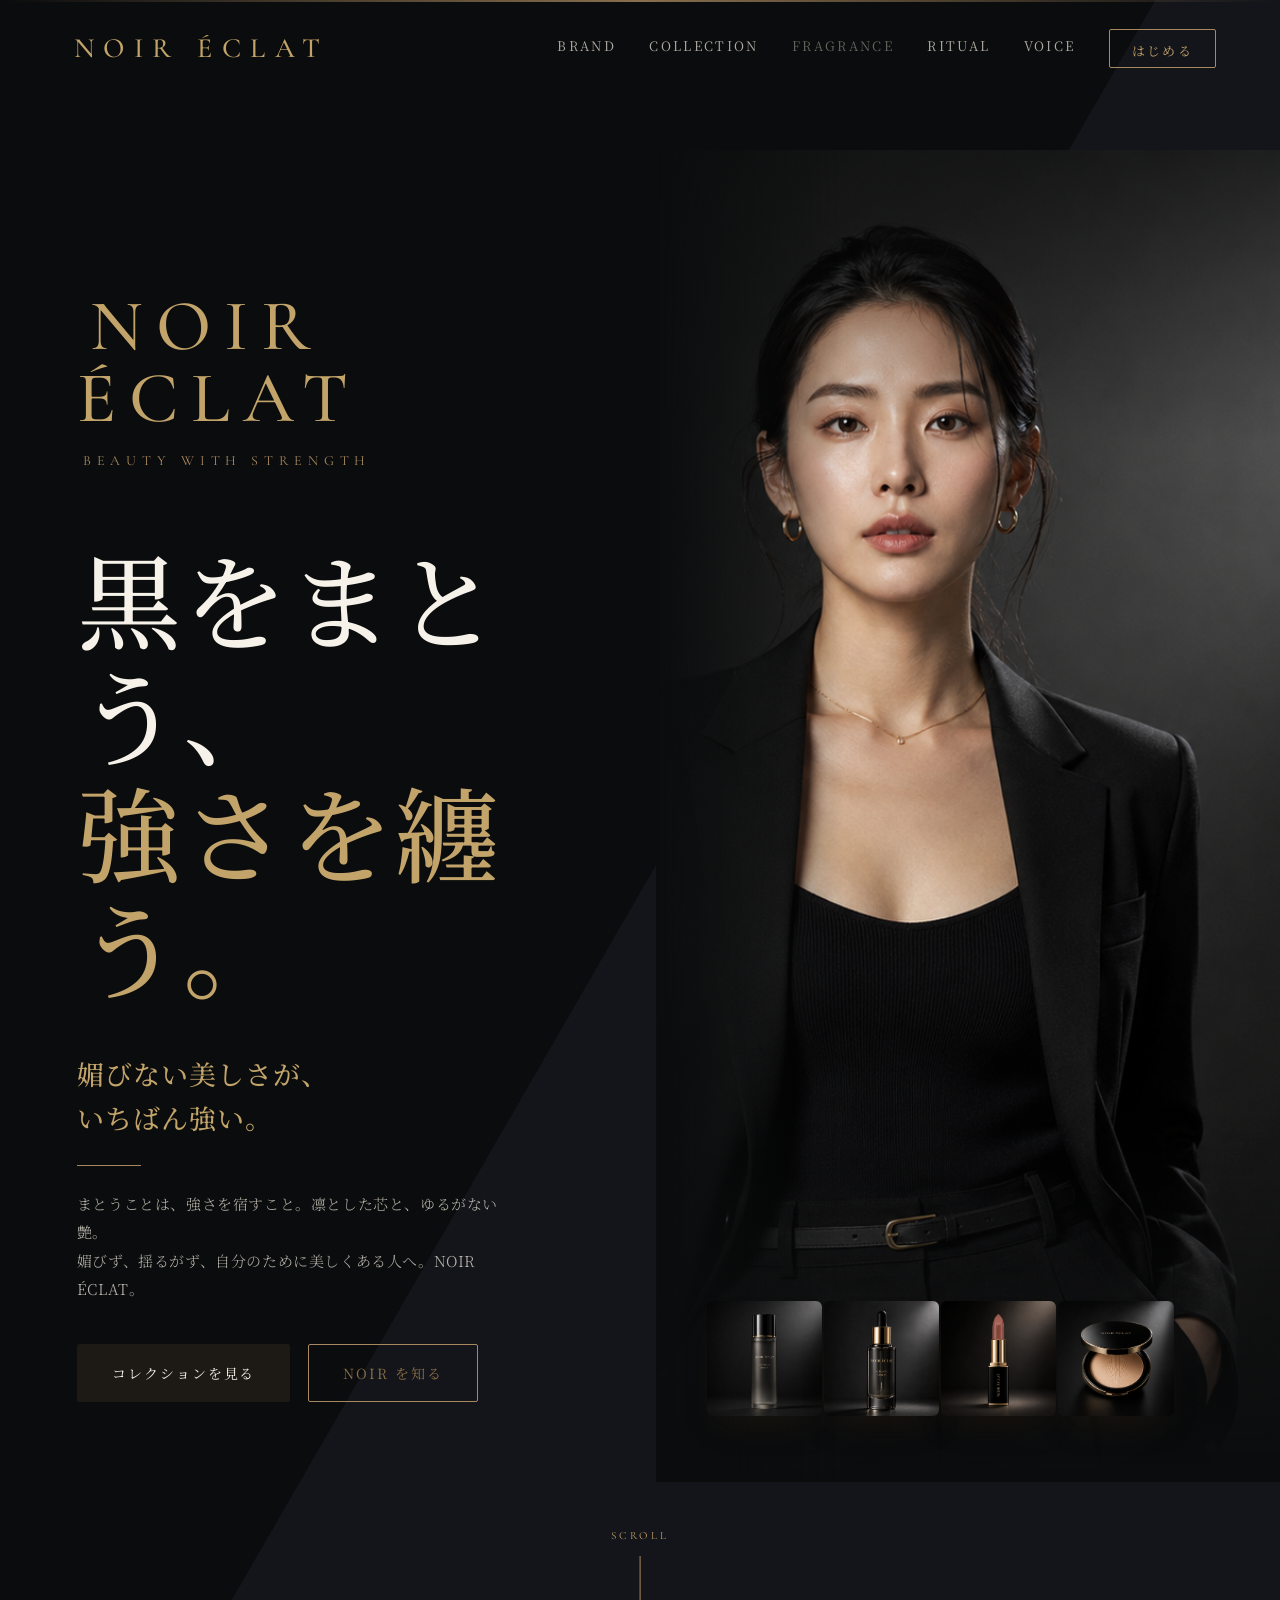
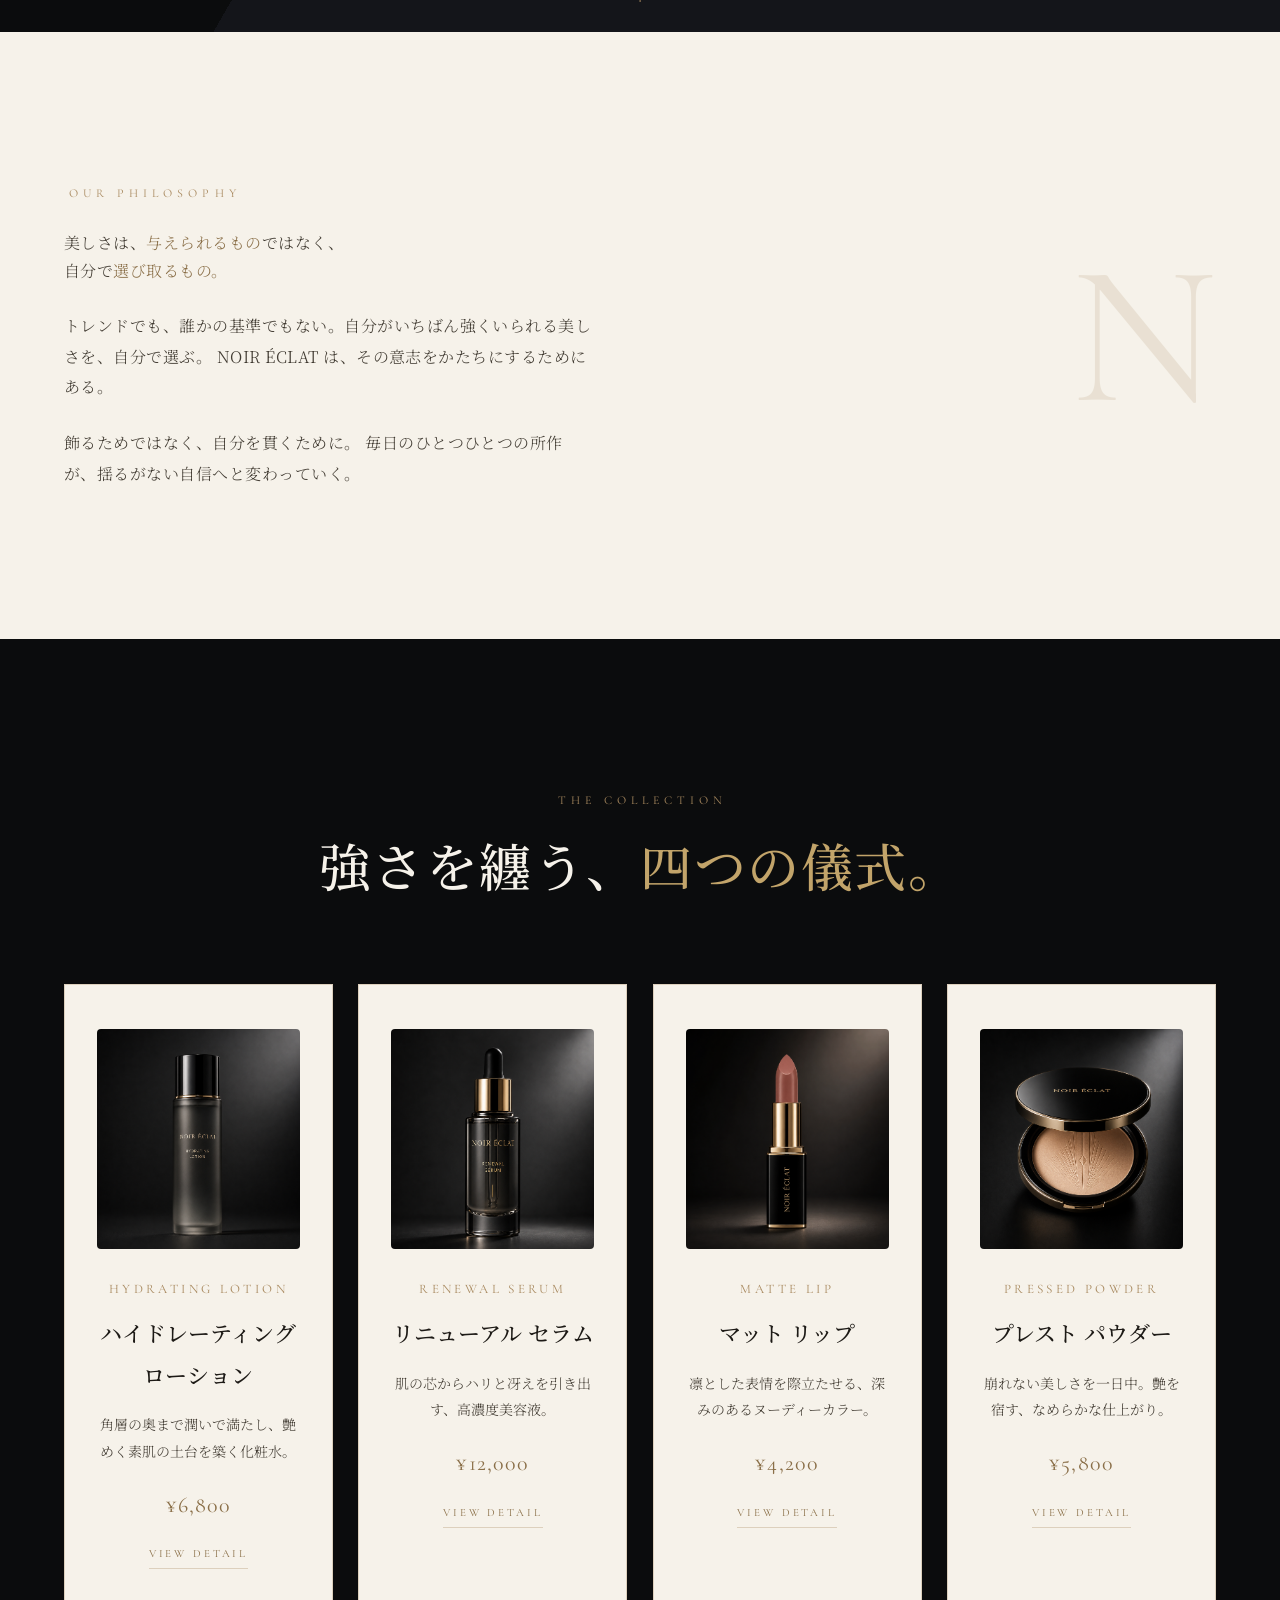
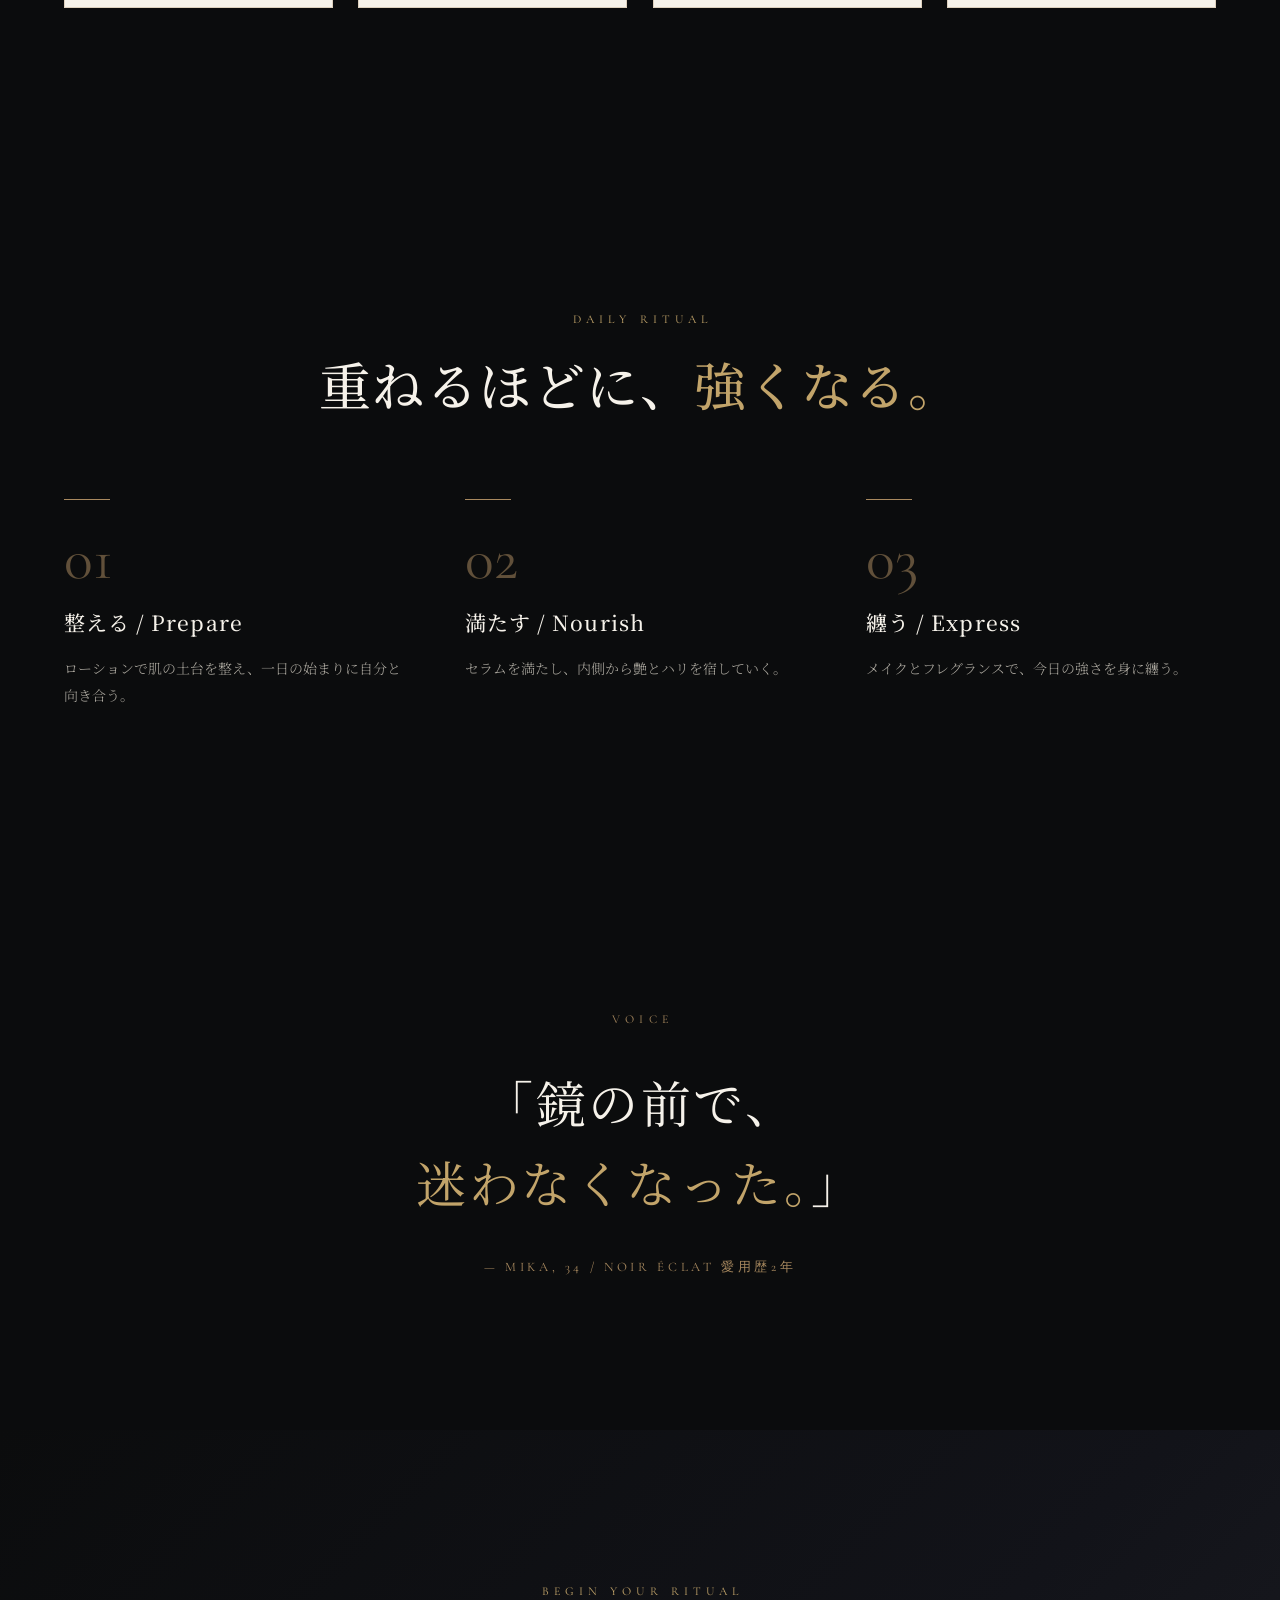
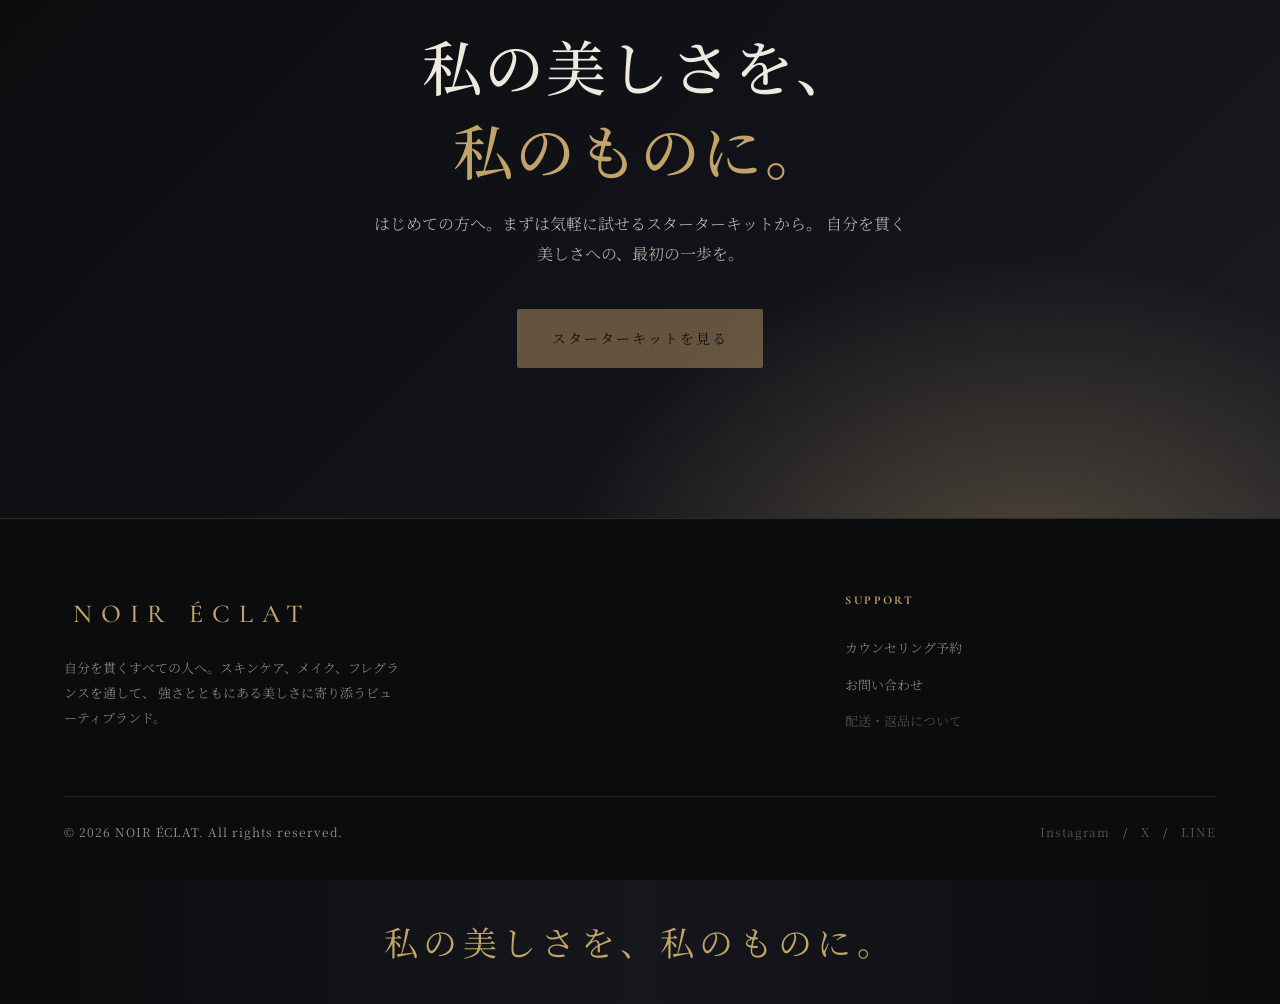
<file: index.html>
<!DOCTYPE html>
<html lang="ja">
<head>
<meta charset="UTF-8" />
<meta name="viewport" content="width=device-width, initial-scale=1.0" />
<title>NOIR ÉCLAT — 黒をまとう、強さを纏う。</title>
<link rel="preconnect" href="https://fonts.googleapis.com" />
<link rel="preconnect" href="https://fonts.gstatic.com" crossorigin />
<link href="https://fonts.googleapis.com/css2?family=Cormorant+Garamond:ital,wght@0,400;0,500;0,600;1,400&family=Noto+Serif+JP:wght@200;300;400;500;600;700&display=swap" rel="stylesheet" />
<link rel="stylesheet" href="style.css" />

<meta name="description" content="媚びない美しさが、いちばん強い。NOIR ÉCLAT は、強さとともにある美しさに寄り添うパーソナルビューティブランド（コンセプト作品）。" />
<meta name="theme-color" content="#0b0c0d" />
<link rel="canonical" href="https://maaaataku.github.io/noir-eclat-lp/" />
<link rel="icon" href="favicon.ico" sizes="any" />
<link rel="icon" type="image/png" sizes="32x32" href="favicon-32.png" />
<link rel="apple-touch-icon" href="apple-touch-icon.png" />
<meta property="og:type" content="website" />
<meta property="og:site_name" content="NOIR ÉCLAT" />
<meta property="og:locale" content="ja_JP" />
<meta property="og:title" content="NOIR ÉCLAT — 黒をまとう、強さを纏う。" />
<meta property="og:description" content="媚びない美しさが、いちばん強い。NOIR ÉCLAT は、強さとともにある美しさに寄り添うパーソナルビューティブランド（コンセプト作品）。" />
<meta property="og:url" content="https://maaaataku.github.io/noir-eclat-lp/" />
<meta property="og:image" content="https://maaaataku.github.io/noir-eclat-lp/ogp.jpg" />
<meta property="og:image:width" content="1200" />
<meta property="og:image:height" content="630" />
<meta name="twitter:card" content="summary_large_image" />
<meta name="twitter:title" content="NOIR ÉCLAT — 黒をまとう、強さを纏う。" />
<meta name="twitter:description" content="媚びない美しさが、いちばん強い。NOIR ÉCLAT は、強さとともにある美しさに寄り添うパーソナルビューティブランド（コンセプト作品）。" />
<meta name="twitter:image" content="https://maaaataku.github.io/noir-eclat-lp/ogp.jpg" />
</head>
<body>

<!-- INTRO / OPENING -->
<div id="intro" aria-hidden="true">
  <div class="intro-inner">
    <div class="intro-logo">NOIR ÉCLAT</div>
    <div class="intro-line"></div>
    <div class="intro-sub">Beauty with Strength</div>
  </div>
</div>

<!-- NAV -->
<div data-include="partials/nav.html"></div>

<!-- HERO -->
<section class="hero">
  <div class="hero-text">
    <div class="hero-logo">NOIR ÉCLAT</div>
    <div class="hero-sub-en">Beauty with Strength</div>

    <h1 class="hero-head">黒をまとう、<br /><span class="accent">強さを纏う。</span></h1>

    <p class="hero-tag">媚びない美しさが、<br />いちばん強い。</p>
    <div class="hero-rule"></div>
    <p class="hero-body">
      まとうことは、強さを宿すこと。凛とした芯と、ゆるがない艶。<br />
      媚びず、揺るがず、自分のために美しくある人へ。NOIR ÉCLAT。
    </p>
    <div class="hero-actions">
      <a href="#collection" class="btn btn-primary">コレクションを見る</a>
      <a href="#philosophy" class="btn btn-ghost">NOIR を知る</a>
    </div>
  </div>

  <div class="hero-visual">
    <img class="hero-model" src="model_noir.png" alt="NOIR ÉCLAT — モデル" />
    <div class="hero-products">
      <div class="hero-thumb"><img src="lotion_noir.png" alt="Hydrating Lotion" /></div>
      <div class="hero-thumb"><img src="serum_noir.png" alt="Renewal Serum" /></div>
      <div class="hero-thumb"><img src="lipstick_noir.png" alt="Matte Lip" /></div>
      <div class="hero-thumb"><img src="compact_noir.png" alt="Pressed Powder" /></div>
    </div>
  </div>

  <div class="hero-scroll">Scroll<span class="line"></span></div>
</section>

<!-- PHILOSOPHY -->
<section class="philosophy" id="philosophy">
  <div class="wrap grid">
    <div class="phil-copy reveal">
      <div class="eyebrow">Our Philosophy</div>
      <p class="phil-quote" style="margin-top:24px;">
        美しさは、<span class="accent">与えられるもの</span>ではなく、<br />
        自分で<span class="accent">選び取るもの。</span>
      </p>
      <p>
        トレンドでも、誰かの基準でもない。自分がいちばん強くいられる美しさを、自分で選ぶ。
        NOIR ÉCLAT は、その意志をかたちにするためにある。
      </p>
      <p>
        飾るためではなく、自分を貫くために。
        毎日のひとつひとつの所作が、揺るがない自信へと変わっていく。
      </p>
    </div>
    <div class="reveal">
      <div class="phil-mark">N</div>
    </div>
  </div>
</section>

<!-- COLLECTION -->
<section class="collection" id="collection">
  <div class="wrap">
    <div class="head reveal">
      <div class="eyebrow">The Collection</div>
      <h2 class="sec-title">強さを纏う、<span class="accent">四つの儀式。</span></h2>
    </div>
    <div class="products">
      <article class="card reveal">
        <div class="pic"><img src="lotion_noir.png" alt="Hydrating Lotion" /></div>
        <div class="name-en">Hydrating Lotion</div>
        <div class="name-jp">ハイドレーティング ローション</div>
        <p class="desc">角層の奥まで潤いで満たし、艶めく素肌の土台を築く化粧水。</p>
        <div class="price">¥6,800</div>
      </article>
      <article class="card reveal">
        <div class="pic"><img src="serum_noir.png" alt="Renewal Serum" /></div>
        <div class="name-en">Renewal Serum</div>
        <div class="name-jp">リニューアル セラム</div>
        <p class="desc">肌の芯からハリと冴えを引き出す、高濃度美容液。</p>
        <div class="price">¥12,000</div>
      </article>
      <article class="card reveal">
        <div class="pic"><img src="lipstick_noir.png" alt="Matte Lip" /></div>
        <div class="name-en">Matte Lip</div>
        <div class="name-jp">マット リップ</div>
        <p class="desc">凛とした表情を際立たせる、深みのあるヌーディーカラー。</p>
        <div class="price">¥4,200</div>
      </article>
      <article class="card reveal">
        <div class="pic"><img src="compact_noir.png" alt="Pressed Powder" /></div>
        <div class="name-en">Pressed Powder</div>
        <div class="name-jp">プレスト パウダー</div>
        <p class="desc">崩れない美しさを一日中。艶を宿す、なめらかな仕上がり。</p>
        <div class="price">¥5,800</div>
      </article>
    </div>
  </div>
</section>

<!-- RITUAL -->
<section class="ritual" id="ritual">
  <div class="wrap">
    <div class="head reveal">
      <div class="eyebrow">Daily Ritual</div>
      <h2 class="sec-title">重ねるほどに、<span class="accent">強くなる。</span></h2>
    </div>
    <div class="steps">
      <div class="step reveal">
        <div class="no">01</div>
        <h4>整える / Prepare</h4>
        <p>ローションで肌の土台を整え、一日の始まりに自分と向き合う。</p>
      </div>
      <div class="step reveal">
        <div class="no">02</div>
        <h4>満たす / Nourish</h4>
        <p>セラムを満たし、内側から艶とハリを宿していく。</p>
      </div>
      <div class="step reveal">
        <div class="no">03</div>
        <h4>纏う / Express</h4>
        <p>メイクとフレグランスで、今日の強さを身に纏う。</p>
      </div>
    </div>
  </div>
</section>

<!-- VOICE -->
<section class="voice" id="voice">
  <div class="wrap reveal">
    <div class="eyebrow" style="margin-bottom:30px;">Voice</div>
    <blockquote>
      「鏡の前で、<br />
      <span class="accent">迷わなくなった。</span>」
    </blockquote>
    <cite>— Mika, 34 / NOIR ÉCLAT 愛用歴2年</cite>
  </div>
</section>

<!-- CTA -->
<section class="cta" id="cta">
  <div class="wrap inner reveal">
    <div class="eyebrow">Begin Your Ritual</div>
    <h2>私の美しさを、<br /><span class="accent">私のものに。</span></h2>
    <p>はじめての方へ。まずは気軽に試せるスターターキットから。
       自分を貫く美しさへの、最初の一歩を。</p>
    <div class="hero-actions" style="justify-content:center;">
      <a href="#" class="btn btn-primary soon">スターターキットを見る</a>
    </div>
  </div>
</section>

<!-- FOOTER -->
<div data-include="partials/footer.html"></div>


<!-- PRODUCT DETAIL MODAL -->
<div class="pmodal" id="product-modal" role="dialog" aria-modal="true" aria-hidden="true">
  <div class="pmodal-backdrop" data-close></div>
  <div class="pmodal-panel">
    <button class="pmodal-close" data-close aria-label="閉じる">×</button>
    <div class="pmodal-figure"><img alt="" /></div>
    <div class="pmodal-body">
      <div class="name-en"></div>
      <div class="name-jp"></div>
      <div class="rule"></div>
      <p class="desc"></p>
      <div class="price"></div>
      <a href="#cta" class="btn btn-primary" data-close>カートに追加</a>
    </div>
  </div>
</div>

<script src="include.js"></script>
<script>
document.addEventListener('partials:loaded', () => {

  const reduce = matchMedia('(prefers-reduced-motion: reduce)').matches;

  /* ---------- nav background on scroll ---------- */
  const nav = document.getElementById('nav');
  addEventListener('scroll', () => {
    nav.classList.toggle('scrolled', scrollY > 40);
  });

  /* ---------- reveal on scroll ---------- */
  const io = new IntersectionObserver((entries) => {
    entries.forEach(e => { if (e.isIntersecting) { e.target.classList.add('in'); io.unobserve(e.target); } });
  }, { threshold: 0.16 });
  document.querySelectorAll('.reveal').forEach((el, i) => {
    el.style.transitionDelay = (i % 3) * 0.07 + 's';
    io.observe(el);
  });

  /* ---------- opening sequence ---------- */
  const intro = document.getElementById('intro');
  function startSite() { document.body.classList.add('ready'); }
  if (reduce || !intro) {
    if (intro) intro.style.display = 'none';
    startSite();
  } else {
    document.body.classList.add('lock');
    let done = false;
    const finish = () => {
      if (done) return; done = true;
      intro.style.display = 'none';
      document.body.classList.remove('lock');
    };
    intro.addEventListener('transitionend', (e) => { if (e.propertyName === 'transform') finish(); });
    setTimeout(() => { intro.classList.add('exit'); startSite(); }, 1400);
    setTimeout(() => { startSite(); finish(); }, 3000); // safety net
  }

  /* ---------- eased anchor scrolling ---------- */
  const easeInOutCubic = t => t < .5 ? 4*t*t*t : 1 - Math.pow(-2*t + 2, 3) / 2;
  function smoothTo(targetY, dur = 1000) {
    const startY = scrollY, dist = targetY - startY, t0 = performance.now();
    (function step(now) {
      const p = Math.min(1, (now - t0) / dur);
      scrollTo(0, startY + dist * easeInOutCubic(p));
      if (p < 1) requestAnimationFrame(step);
    })(t0);
  }
  document.querySelectorAll('a[href^="#"]').forEach(a => {
    a.addEventListener('click', (e) => {
      const id = a.getAttribute('href');
      if (id.length < 2) return;
      const el = document.querySelector(id);
      if (!el) return;
      e.preventDefault();
      const top = el.getBoundingClientRect().top + scrollY - 64;
      if (reduce) scrollTo(0, top); else smoothTo(top, 1000);
    });
  });

  /* ---------- product detail modal (View Transitions morph) ---------- */
  const longCopy = {
    'Hydrating Lotion': 'とろみのあるテクスチャーが角層のすみずみまで浸透し、内側から満ちるようなうるおいを与えます。ベタつかず、次のお手入れを邪魔しない設計。アルコールフリー・無香料。',
    'Renewal Serum': '複数のうるおい成分とハリ感サポート成分を高濃度で配合。なめらかに溶け込み、翌朝のキメと透明感をめざす、夜のご褒美美容液。',
    'Matte Lip': 'ひと塗りで凛とした表情を描く、深みのあるヌーディーブラウン。マットでありながら乾きにくい、軽やかなつけ心地。',
    'Pressed Powder': '微細なパールが肌に自然な艶をのせ、毛穴や凹凸をやわらかくぼかします。ひと塗りで一日中、上品なツヤ肌をキープ。'
  };
  const modal = document.getElementById('product-modal');
  const mFig = modal.querySelector('.pmodal-figure img');
  const mEn = modal.querySelector('.name-en');
  const mJp = modal.querySelector('.name-jp');
  const mDesc = modal.querySelector('.desc');
  const mPrice = modal.querySelector('.price');
  let activeCardImg = null;
  const VT = 'startViewTransition' in document && !reduce;

  function fill(card) {
    const img = card.querySelector('.pic img');
    const en = card.querySelector('.name-en').textContent.trim();
    mFig.src = img.src; mFig.alt = img.alt;
    mEn.textContent = en;
    mJp.textContent = card.querySelector('.name-jp').textContent;
    mDesc.textContent = longCopy[en] || card.querySelector('.desc').textContent;
    mPrice.textContent = card.querySelector('.price').textContent;
  }
  function showModal() {
    modal.classList.add('open');
    modal.setAttribute('aria-hidden', 'false');
    document.body.classList.add('lock');
    mFig.style.viewTransitionName = 'product-hero';
  }
  function hideModal() {
    modal.classList.remove('open');
    modal.setAttribute('aria-hidden', 'true');
    document.body.classList.remove('lock');
  }
  function openModal(card) {
    fill(card);
    activeCardImg = card.querySelector('.pic img');
    if (VT) {
      activeCardImg.style.viewTransitionName = 'product-hero';
      const t = document.startViewTransition(() => {
        activeCardImg.style.viewTransitionName = '';
        showModal();
      });
      t.finished.finally(() => { mFig.style.viewTransitionName = ''; });
    } else {
      showModal();
      mFig.style.viewTransitionName = '';
    }
  }
  function closeModal() {
    if (VT && activeCardImg) {
      mFig.style.viewTransitionName = 'product-hero';
      const card = activeCardImg;
      const t = document.startViewTransition(() => {
        mFig.style.viewTransitionName = '';
        hideModal();
        card.style.viewTransitionName = 'product-hero';
      });
      t.finished.finally(() => { card.style.viewTransitionName = ''; });
    } else {
      hideModal();
    }
  }
  document.querySelectorAll('.card').forEach(card => {
    card.insertAdjacentHTML('beforeend', '<span class="more">View Detail</span>');
    card.addEventListener('click', () => openModal(card));
  });
  modal.querySelectorAll('[data-close]').forEach(el => el.addEventListener('click', closeModal));
  addEventListener('keydown', (e) => { if (e.key === 'Escape' && modal.classList.contains('open')) closeModal(); });


});
</script>
</body>
</html>
</file>
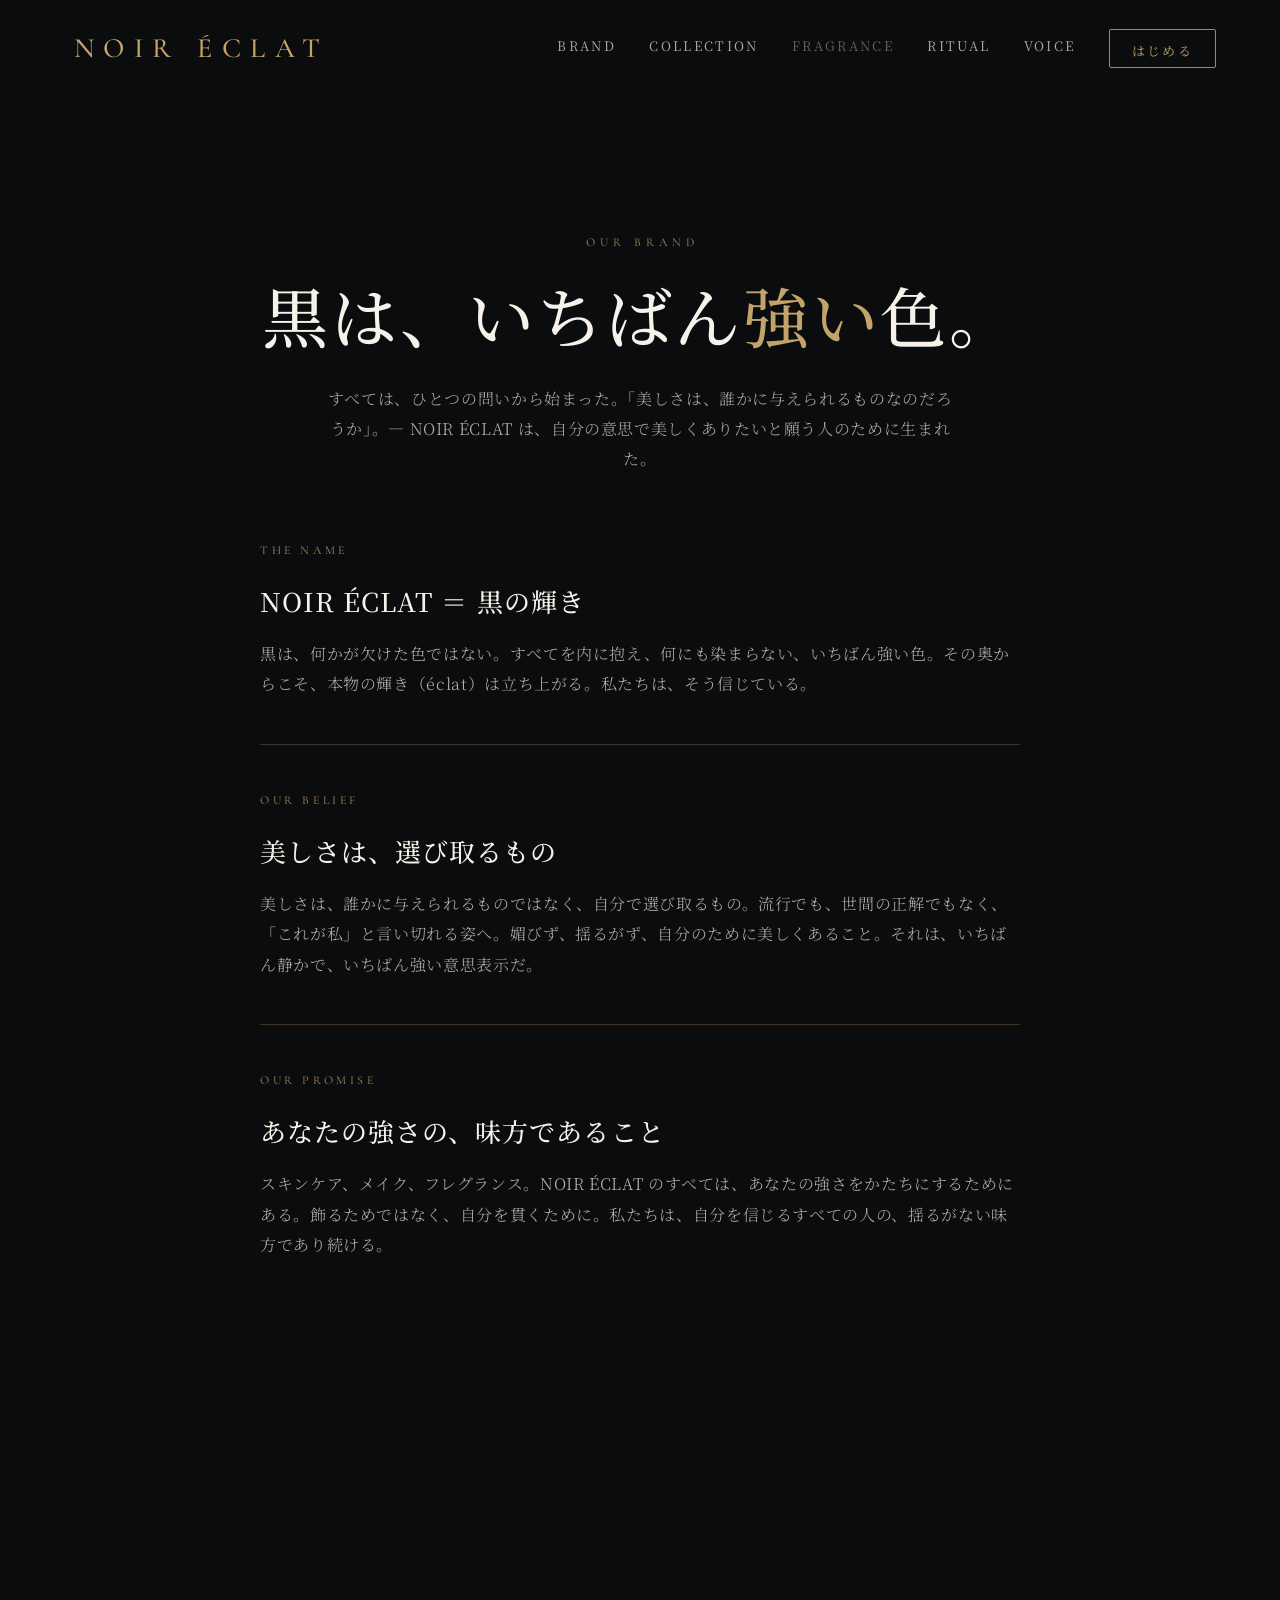
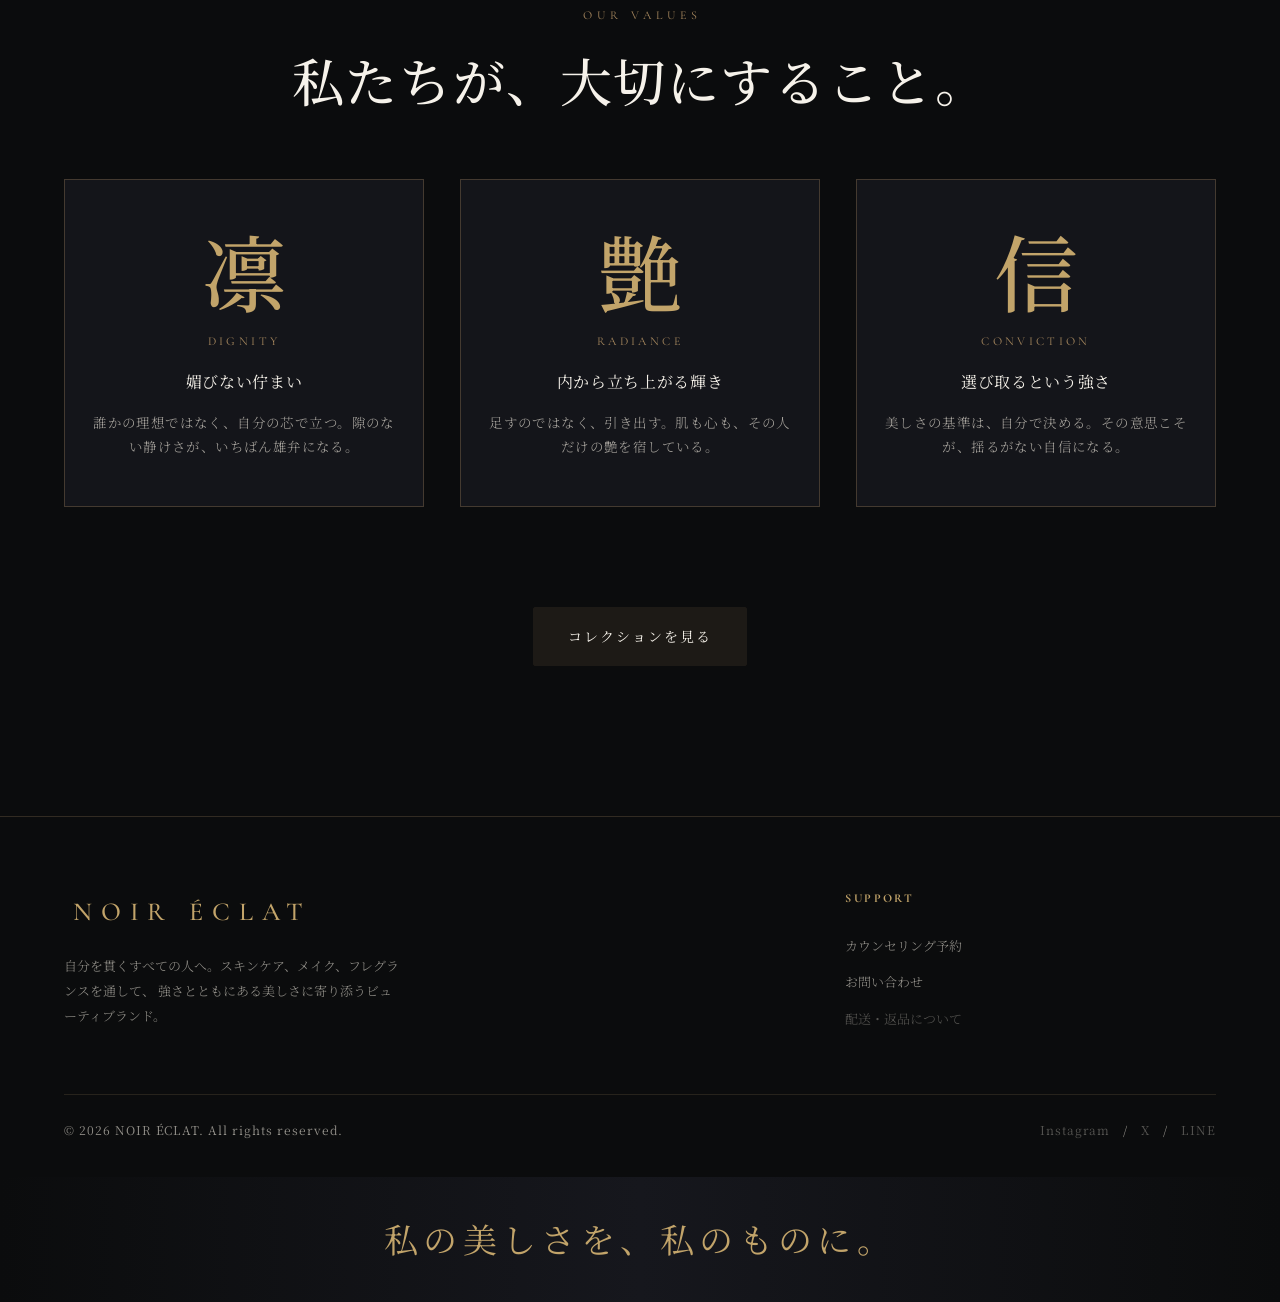
<file: brand.html>
<!DOCTYPE html>
<html lang="ja">
<head>
<meta charset="UTF-8" />
<meta name="viewport" content="width=device-width, initial-scale=1.0" />
<title>BRAND — NOIR ÉCLAT</title>
<link rel="preconnect" href="https://fonts.googleapis.com" />
<link rel="preconnect" href="https://fonts.gstatic.com" crossorigin />
<link href="https://fonts.googleapis.com/css2?family=Cormorant+Garamond:ital,wght@0,400;0,500;0,600;1,400&family=Noto+Serif+JP:wght@200;300;400;500;600;700&display=swap" rel="stylesheet" />
<link rel="stylesheet" href="style.css" />

<meta name="description" content="黒は、いちばん強い色。NOIR ÉCLAT のブランドストーリーと、凛・艶・信という3つの価値。" />
<meta name="theme-color" content="#0b0c0d" />
<link rel="canonical" href="https://maaaataku.github.io/noir-eclat-lp/brand.html" />
<link rel="icon" href="favicon.ico" sizes="any" />
<link rel="icon" type="image/png" sizes="32x32" href="favicon-32.png" />
<link rel="apple-touch-icon" href="apple-touch-icon.png" />
<meta property="og:type" content="website" />
<meta property="og:site_name" content="NOIR ÉCLAT" />
<meta property="og:locale" content="ja_JP" />
<meta property="og:title" content="BRAND — NOIR ÉCLAT" />
<meta property="og:description" content="黒は、いちばん強い色。NOIR ÉCLAT のブランドストーリーと、凛・艶・信という3つの価値。" />
<meta property="og:url" content="https://maaaataku.github.io/noir-eclat-lp/brand.html" />
<meta property="og:image" content="https://maaaataku.github.io/noir-eclat-lp/ogp.jpg" />
<meta property="og:image:width" content="1200" />
<meta property="og:image:height" content="630" />
<meta name="twitter:card" content="summary_large_image" />
<meta name="twitter:title" content="BRAND — NOIR ÉCLAT" />
<meta name="twitter:description" content="黒は、いちばん強い色。NOIR ÉCLAT のブランドストーリーと、凛・艶・信という3つの価値。" />
<meta name="twitter:image" content="https://maaaataku.github.io/noir-eclat-lp/ogp.jpg" />
</head>
<body>

<div data-include="partials/nav.html"></div>

<main class="page">
  <!-- HERO -->
  <section class="subhero">
    <div class="wrap">
      <span class="eyebrow">Our Brand</span>
      <h1>黒は、いちばん<span class="accent">強い</span>色。</h1>
      <p class="lead">すべては、ひとつの問いから始まった。「美しさは、誰かに与えられるものなのだろうか」。— NOIR ÉCLAT は、自分の意思で美しくありたいと願う人のために生まれた。</p>
    </div>
  </section>

  <!-- STORY -->
  <section style="padding-top:0;">
    <div class="wrap story">
      <div class="block">
        <div class="label">The Name</div>
        <h3>NOIR ÉCLAT ＝ 黒の輝き</h3>
        <p>黒は、何かが欠けた色ではない。すべてを内に抱え、何にも染まらない、いちばん強い色。その奥からこそ、本物の輝き（éclat）は立ち上がる。私たちは、そう信じている。</p>
      </div>
      <div class="block">
        <div class="label">Our Belief</div>
        <h3>美しさは、選び取るもの</h3>
        <p>美しさは、誰かに与えられるものではなく、自分で選び取るもの。流行でも、世間の正解でもなく、「これが私」と言い切れる姿へ。媚びず、揺るがず、自分のために美しくあること。それは、いちばん静かで、いちばん強い意思表示だ。</p>
      </div>
      <div class="block">
        <div class="label">Our Promise</div>
        <h3>あなたの強さの、味方であること</h3>
        <p>スキンケア、メイク、フレグランス。NOIR ÉCLAT のすべては、あなたの強さをかたちにするためにある。飾るためではなく、自分を貫くために。私たちは、自分を信じるすべての人の、揺るがない味方であり続ける。</p>
      </div>
    </div>
  </section>

  <!-- VALUES -->
  <section>
    <div class="wrap">
      <div class="head" style="text-align:center;">
        <div class="eyebrow">Our Values</div>
        <h2 class="sec-title" style="color:var(--ivory);">私たちが、大切にすること。</h2>
      </div>
      <div class="values">
        <div class="value">
          <div class="kanji">凛</div>
          <div class="en">Dignity</div>
          <div class="one">媚びない佇まい</div>
          <p>誰かの理想ではなく、自分の芯で立つ。隙のない静けさが、いちばん雄弁になる。</p>
        </div>
        <div class="value">
          <div class="kanji">艶</div>
          <div class="en">Radiance</div>
          <div class="one">内から立ち上がる輝き</div>
          <p>足すのではなく、引き出す。肌も心も、その人だけの艶を宿している。</p>
        </div>
        <div class="value">
          <div class="kanji">信</div>
          <div class="en">Conviction</div>
          <div class="one">選び取るという強さ</div>
          <p>美しさの基準は、自分で決める。その意思こそが、揺るがない自信になる。</p>
        </div>
      </div>
      <div class="page-cta">
        <a href="index.html#collection" class="btn btn-primary">コレクションを見る</a>
      </div>
    </div>
  </section>
</main>

<div data-include="partials/footer.html"></div>

<script src="include.js"></script>
</body>
</html>
</file>
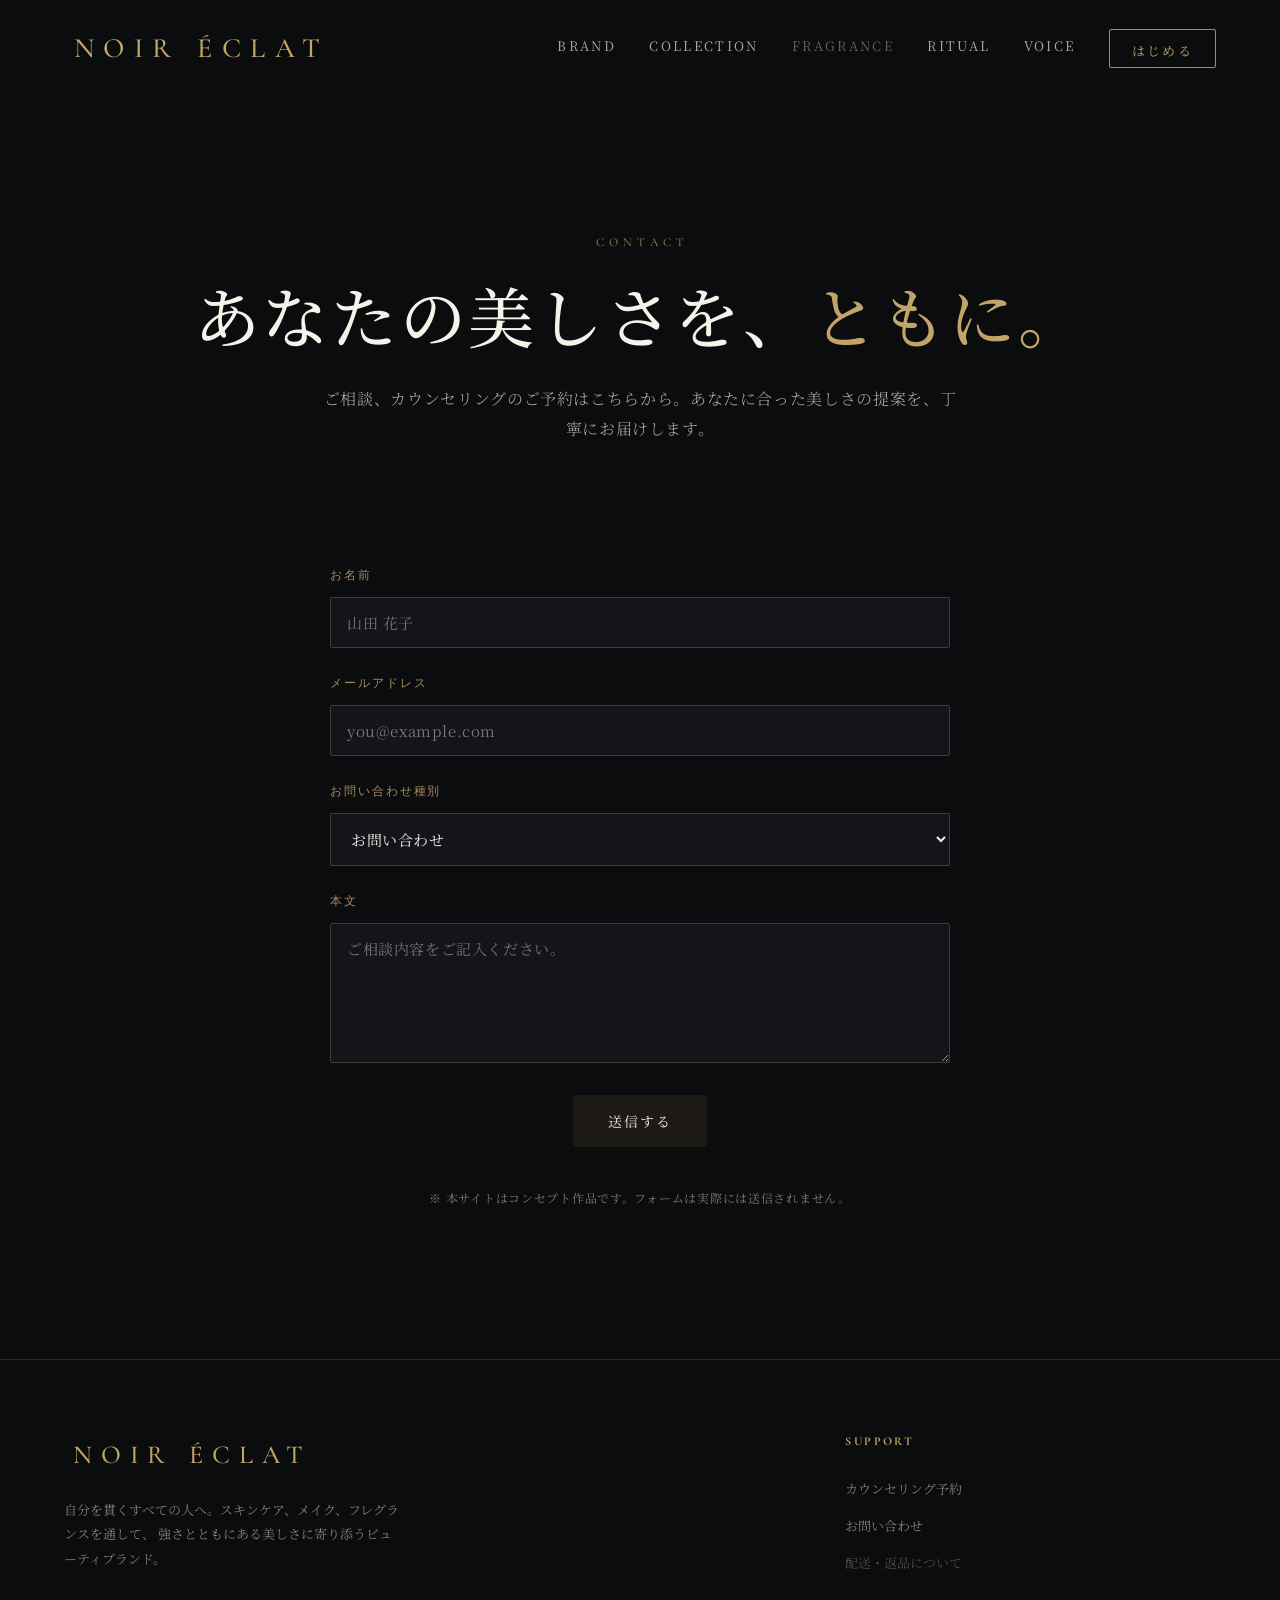
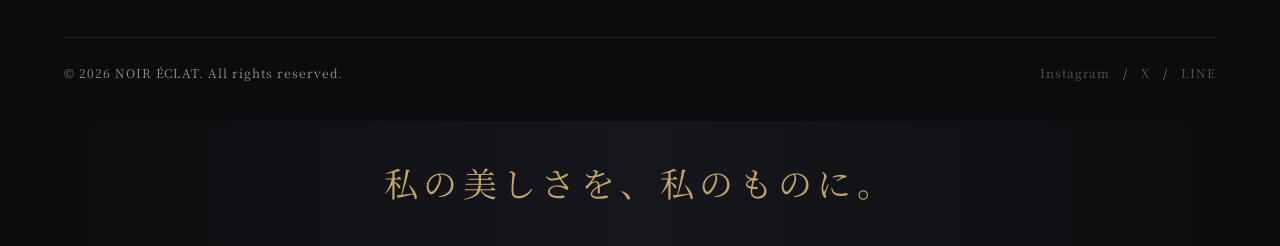
<file: contact.html>
<!DOCTYPE html>
<html lang="ja">
<head>
<meta charset="UTF-8" />
<meta name="viewport" content="width=device-width, initial-scale=1.0" />
<title>CONTACT — NOIR ÉCLAT</title>
<link rel="preconnect" href="https://fonts.googleapis.com" />
<link rel="preconnect" href="https://fonts.gstatic.com" crossorigin />
<link href="https://fonts.googleapis.com/css2?family=Cormorant+Garamond:ital,wght@0,400;0,500;0,600;1,400&family=Noto+Serif+JP:wght@200;300;400;500;600;700&display=swap" rel="stylesheet" />
<link rel="stylesheet" href="style.css" />

<meta name="description" content="ご相談・カウンセリングのご予約はこちらから。あなたの美しさを、ともに。（コンセプト作品）" />
<meta name="theme-color" content="#0b0c0d" />
<link rel="canonical" href="https://maaaataku.github.io/noir-eclat-lp/contact.html" />
<link rel="icon" href="favicon.ico" sizes="any" />
<link rel="icon" type="image/png" sizes="32x32" href="favicon-32.png" />
<link rel="apple-touch-icon" href="apple-touch-icon.png" />
<meta property="og:type" content="website" />
<meta property="og:site_name" content="NOIR ÉCLAT" />
<meta property="og:locale" content="ja_JP" />
<meta property="og:title" content="CONTACT — NOIR ÉCLAT" />
<meta property="og:description" content="ご相談・カウンセリングのご予約はこちらから。あなたの美しさを、ともに。（コンセプト作品）" />
<meta property="og:url" content="https://maaaataku.github.io/noir-eclat-lp/contact.html" />
<meta property="og:image" content="https://maaaataku.github.io/noir-eclat-lp/ogp.jpg" />
<meta property="og:image:width" content="1200" />
<meta property="og:image:height" content="630" />
<meta name="twitter:card" content="summary_large_image" />
<meta name="twitter:title" content="CONTACT — NOIR ÉCLAT" />
<meta name="twitter:description" content="ご相談・カウンセリングのご予約はこちらから。あなたの美しさを、ともに。（コンセプト作品）" />
<meta name="twitter:image" content="https://maaaataku.github.io/noir-eclat-lp/ogp.jpg" />
</head>
<body>

<div data-include="partials/nav.html"></div>

<main class="page">
  <section class="subhero">
    <div class="wrap">
      <span class="eyebrow">Contact</span>
      <h1>あなたの美しさを、<span class="accent">ともに。</span></h1>
      <p class="lead">ご相談、カウンセリングのご予約はこちらから。あなたに合った美しさの提案を、丁寧にお届けします。</p>
    </div>
  </section>

  <section style="padding-top:0;">
    <div class="wrap">
      <form class="cform" id="contact-form" novalidate>
        <div class="field">
          <label for="name">お名前</label>
          <input id="name" name="name" type="text" required placeholder="山田 花子" />
        </div>
        <div class="field">
          <label for="email">メールアドレス</label>
          <input id="email" name="email" type="email" required placeholder="you@example.com" />
        </div>
        <div class="field">
          <label for="type">お問い合わせ種別</label>
          <select id="type" name="type">
            <option>お問い合わせ</option>
            <option>カウンセリング予約</option>
          </select>
        </div>
        <div class="field">
          <label for="body">本文</label>
          <textarea id="body" name="body" required placeholder="ご相談内容をご記入ください。"></textarea>
        </div>
        <div class="submit-row">
          <button type="submit" class="btn btn-primary">送信する</button>
        </div>
        <p class="form-note">※ 本サイトはコンセプト作品です。フォームは実際には送信されません。</p>
      </form>
      <div class="form-success" id="form-success">
        お問い合わせを受け付けました。ありがとうございます。<br />
        （※ デモのため、実際には送信されていません）
      </div>
    </div>
  </section>
</main>

<div data-include="partials/footer.html"></div>

<script src="include.js"></script>
<script>
  document.addEventListener('DOMContentLoaded', () => {
    const f = document.getElementById('contact-form');
    f.addEventListener('submit', (e) => {
      e.preventDefault();
      if (!f.checkValidity()) { f.reportValidity(); return; }
      f.classList.add('sent');
      document.getElementById('form-success').classList.add('show');
      scrollTo({ top: f.getBoundingClientRect().top + scrollY - 140, behavior: 'smooth' });
    });
  });
</script>
</body>
</html>
</file>
<file: style.css>
:root {
    --cream: #efe9dd;
    --cream-deep: #e7dfd0;
    --ivory: #f6f2ea;
    --ink: #1d1a16;
    --ink-soft: #423c33;
    --gold: #a8895f;
    --gold-light: #c2a46a;
    --gold-deep: #8a6f48;
    --black: #0b0c0d;
    --noir-2: #14151a;
    --line: rgba(168, 137, 95, 0.32);
    --serif-jp: "Noto Serif JP", serif;
    --serif-lt: "Cormorant Garamond", serif;
  }

  * { margin: 0; padding: 0; box-sizing: border-box; }

  html {
    scroll-behavior: smooth;
    scroll-padding-top: 72px;
  }
  body.lock { overflow: hidden; }

  body {
    font-family: var(--serif-jp);
    background: var(--black);
    color: var(--ink);
    line-height: 1.9;
    -webkit-font-smoothing: antialiased;
    overflow-x: hidden;
  }

  ::selection { background: var(--gold); color: var(--ivory); }

  .wrap { width: min(1180px, 90vw); margin-inline: auto; }

  /* ============ NAV ============ */
  header.nav {
    position: fixed;
    top: 0; left: 0; right: 0;
    z-index: 100;
    display: flex;
    align-items: center;
    justify-content: space-between;
    padding: 22px clamp(20px, 5vw, 64px);
    transition: background .5s ease, padding .5s ease, box-shadow .5s ease;
  }
  header.nav.scrolled {
    background: rgba(11, 12, 13, 0.86);
    backdrop-filter: blur(12px);
    padding-block: 14px;
    box-shadow: 0 1px 0 var(--line);
  }
  .brand {
    font-family: var(--serif-lt);
    font-size: clamp(20px, 2.4vw, 28px);
    letter-spacing: .34em;
    color: var(--gold-light);
    font-weight: 500;
    text-indent: .34em;
  }
  nav.menu { display: flex; gap: clamp(18px, 2.6vw, 40px); align-items: center; }
  nav.menu a {
    text-decoration: none;
    color: rgba(239, 233, 221, 0.72);
    font-size: 13px;
    letter-spacing: .18em;
    position: relative;
    padding-bottom: 4px;
  }
  nav.menu a::after {
    content: ""; position: absolute; left: 0; bottom: 0;
    width: 0; height: 1px; background: var(--gold);
    transition: width .4s ease;
  }
  nav.menu a:hover::after { width: 100%; }
  .nav-cta {
    border: 1px solid var(--gold);
    padding: 9px 22px;
    color: var(--gold-light) !important;
    border-radius: 2px;
  }
  .nav-cta::after { display: none; }
  .nav-cta:hover { background: var(--gold); color: var(--ivory) !important; }
  .menu-toggle { display: none; }

  /* ============ HERO ============ */
  .hero {
    position: relative;
    min-height: 100vh;
    display: grid;
    grid-template-columns: 1.05fr 1fr;
    background: linear-gradient(120deg, var(--black) 0%, var(--black) 52%, var(--noir-2) 52%, var(--noir-2) 100%);
    overflow: hidden;
  }
  .hero-text {
    align-self: center;
    padding: 140px clamp(24px, 6vw, 96px) 80px;
    z-index: 3;
  }
  .hero-logo {
    font-family: var(--serif-lt);
    font-size: clamp(40px, 6vw, 72px);
    letter-spacing: .18em;
    color: var(--gold-light);
    font-weight: 500;
    line-height: 1;
    text-indent: .18em;
  }
  .hero-sub-en {
    font-family: var(--serif-lt);
    letter-spacing: .42em;
    font-size: clamp(11px, 1.3vw, 14px);
    color: var(--gold);
    margin-top: 14px;
    text-indent: .42em;
    text-transform: uppercase;
  }
  .hero-head {
    font-size: clamp(52px, 8.5vw, 104px);
    font-weight: 500;
    line-height: 1.12;
    letter-spacing: .02em;
    margin-top: clamp(36px, 6vw, 64px);
    color: var(--ivory);
  }
  .hero-head .accent { color: var(--gold-light); }
  .hero-tag {
    font-size: clamp(18px, 2.3vw, 27px);
    font-weight: 500;
    color: var(--gold-light);
    margin-top: clamp(28px, 4vw, 48px);
    letter-spacing: .04em;
    line-height: 1.6;
  }
  .hero-rule {
    width: 64px; height: 1px; background: var(--gold);
    margin: 26px 0 24px;
  }
  .hero-body {
    font-size: 15px;
    font-weight: 300;
    color: rgba(239, 233, 221, 0.74);
    letter-spacing: .04em;
    max-width: 30em;
  }
  .hero-actions { margin-top: 40px; display: flex; gap: 18px; flex-wrap: wrap; }

  .btn {
    display: inline-flex;
    align-items: center;
    gap: 10px;
    font-family: var(--serif-jp);
    font-size: 14px;
    letter-spacing: .14em;
    padding: 15px 34px;
    border-radius: 2px;
    text-decoration: none;
    cursor: pointer;
    transition: all .4s ease;
    border: 1px solid var(--gold);
  }
  .btn-primary { background: var(--ink); color: var(--ivory); border-color: var(--ink); }
  .btn-primary:hover { background: var(--gold-deep); border-color: var(--gold-deep); }
  .btn-ghost { background: transparent; color: var(--gold-deep); }
  .btn-ghost:hover { background: var(--gold); color: var(--ivory); }

  /* hero portrait */
  .hero-visual {
    position: relative;
    overflow: hidden;
    background: var(--black);
  }
  .hero-model {
    position: absolute;
    inset: 0;
    width: 100%;
    height: 100%;
    object-fit: cover;
    object-position: 60% 28%;
  }
  /* soft vignette so type/products read against photo */
  .hero-visual::after {
    content: "";
    position: absolute;
    inset: 0;
    background:
      linear-gradient(90deg, var(--black) 0%, rgba(11,12,13,0) 30%),
      linear-gradient(0deg, var(--black) 0%, transparent 28%),
      linear-gradient(180deg, rgba(11,12,13,.5) 0%, transparent 22%);
    pointer-events: none;
  }
  .hero-scroll {
    position: absolute;
    bottom: 30px; left: 50%; transform: translateX(-50%);
    z-index: 5;
    font-family: var(--serif-lt);
    letter-spacing: .3em;
    font-size: 11px;
    color: var(--gold-light);
    text-transform: uppercase;
    display: flex; flex-direction: column; align-items: center; gap: 10px;
  }
  .hero-scroll span.line { width: 1px; height: 46px; background: var(--gold); animation: scrolldot 2.4s ease-in-out infinite; transform-origin: top; }
  @keyframes scrolldot { 0%,100% { transform: scaleY(.4); opacity:.4 } 50% { transform: scaleY(1); opacity:1 } }

  /* product band overlapping hero bottom-left */
  .hero-products {
    position: absolute;
    left: clamp(20px, 4vw, 64px);
    bottom: 5%;
    display: flex;
    align-items: flex-end;
    gap: 2px;
    z-index: 4;
  }
  .hero-thumb {
    width: clamp(74px, 9vw, 116px);
    aspect-ratio: 1 / 1;
    border-radius: 6px;
    overflow: hidden;
    box-shadow: 0 18px 30px -14px rgba(40,30,14,.5);
    transition: transform .4s ease;
  }
  .hero-thumb:hover { transform: translateY(-6px); }
  .hero-thumb img { width: 100%; height: 100%; object-fit: cover; display: block; }

  /* ============ SECTION SHELL ============ */
  section { padding-block: clamp(80px, 12vw, 150px); scroll-margin-top: 64px; }
  .eyebrow {
    font-family: var(--serif-lt);
    letter-spacing: .42em;
    text-transform: uppercase;
    font-size: 12px;
    color: var(--gold);
    text-indent: .42em;
  }
  .sec-title {
    font-size: clamp(30px, 5vw, 52px);
    font-weight: 500;
    line-height: 1.35;
    margin-top: 18px;
    letter-spacing: .03em;
  }
  .sec-title .accent { color: var(--gold-deep); }

  .reveal { opacity: 0; transform: translateY(18px); transition: opacity .6s cubic-bezier(.16,1,.3,1), transform .6s cubic-bezier(.16,1,.3,1); }
  .reveal.in { opacity: 1; transform: none; }

  /* ============ PHILOSOPHY ============ */
  .philosophy { background: var(--ivory); position: relative; }
  .philosophy .grid {
    display: grid; grid-template-columns: 1fr 1fr; gap: clamp(40px, 7vw, 110px); align-items: center;
  }
  .phil-copy p {
    font-weight: 300; font-size: 16px; color: var(--ink-soft); margin-top: 26px; letter-spacing: .03em;
  }
  .phil-mark {
    font-family: var(--serif-lt);
    font-size: clamp(80px, 18vw, 200px);
    color: var(--gold);
    opacity: .16;
    line-height: .8;
    text-align: right;
    user-select: none;
  }
  .phil-quote {
    font-size: clamp(22px, 3.4vw, 38px);
    font-weight: 400;
    line-height: 1.75;
    letter-spacing: .04em;
    color: var(--ink);
  }
  .phil-quote .accent { color: var(--gold-deep); }

  /* ============ COLLECTION ============ */
  .collection { background: var(--black); }
  .collection .sec-title { color: var(--ivory); }
  .collection .sec-title .accent { color: var(--gold-light); }
  .collection .head { text-align: center; margin-bottom: clamp(50px, 7vw, 84px); }
  .products {
    display: grid; grid-template-columns: repeat(4, 1fr); gap: clamp(16px, 2vw, 28px);
  }
  .card {
    background: var(--ivory);
    border: 1px solid var(--line);
    padding: 44px 32px 38px;
    text-align: center;
    transition: transform .5s ease, box-shadow .5s ease;
    position: relative;
    overflow: hidden;
  }
  .card:hover { transform: translateY(-8px); box-shadow: 0 30px 50px -28px rgba(60,46,24,.4); }
  .card::after {
    content: ""; position: absolute; left: 0; bottom: 0; height: 2px; width: 0; background: var(--gold);
    transition: width .5s ease;
  }
  .card:hover::after { width: 100%; }
  .pic {
    height: 220px;
    display: grid; place-items: center;
    margin-bottom: 28px;
    overflow: hidden;
    border-radius: 4px;
  }
  .pic img {
    width: 100%; height: 100%; object-fit: cover; display: block;
    transition: transform .7s ease;
  }
  .card:hover .pic img { transform: scale(1.05); }
  .card .name-en { font-family: var(--serif-lt); letter-spacing: .26em; font-size: 13px; color: var(--gold); text-transform: uppercase; }
  .card .name-jp { font-size: 22px; font-weight: 500; margin-top: 10px; }
  .card .desc { font-size: 14px; font-weight: 300; color: var(--ink-soft); margin-top: 16px; }
  .card .price { font-family: var(--serif-lt); font-size: 22px; color: var(--gold-deep); margin-top: 20px; letter-spacing: .05em; }

  /* ============ RITUAL / STEPS ============ */
  .ritual { background: var(--black); color: var(--cream); }
  .ritual .eyebrow { color: var(--gold-light); }
  .ritual .sec-title { color: var(--ivory); }
  .ritual .sec-title .accent { color: var(--gold-light); }
  .ritual .head { text-align:center; margin-bottom: clamp(50px,7vw,80px); }
  .steps { display: grid; grid-template-columns: repeat(3,1fr); gap: clamp(24px,4vw,56px); }
  .step { position: relative; padding-top: 30px; }
  .step .no {
    font-family: var(--serif-lt); font-size: 60px; color: var(--gold);
    line-height: 1; opacity: .55;
  }
  .step h4 { font-size: 21px; font-weight: 500; margin: 14px 0 12px; letter-spacing:.05em; color: var(--ivory); }
  .step p { font-size: 14px; font-weight: 300; color: rgba(239,233,221,.7); }
  .step::before {
    content:""; position:absolute; top:0; left:0; width:46px; height:1px; background:var(--gold);
  }

  /* ============ VOICE / QUOTE STRIP ============ */
  .voice { background: var(--black); text-align:center; }
  .voice blockquote {
    font-size: clamp(26px, 4.4vw, 50px);
    font-weight: 400; line-height: 1.6; letter-spacing:.05em;
    max-width: 22em; margin-inline:auto; color: var(--ivory);
  }
  .voice blockquote .accent { color: var(--gold-light); }
  .voice cite {
    display:block; margin-top: 34px; font-style: normal;
    font-family: var(--serif-lt); letter-spacing:.28em; font-size:13px; color: var(--gold); text-transform: uppercase;
  }

  /* ============ CTA ============ */
  .cta {
    background: linear-gradient(135deg, #0b0c0d 0%, #121319 60%, #1b1c22 100%);
    color: var(--cream); text-align:center; position: relative; overflow:hidden;
  }
  .cta::before {
    content:""; position:absolute; inset:0;
    background: radial-gradient(60% 80% at 80% 110%, rgba(196,168,119,.32), transparent 60%);
  }
  .cta .inner { position: relative; z-index:2; }
  .cta .eyebrow { color: var(--gold-light); }
  .cta h2 {
    font-size: clamp(30px, 5.5vw, 60px); font-weight: 500; line-height:1.4; margin:20px 0 18px; letter-spacing:.04em;
  }
  .cta h2 .accent { color: var(--gold-light); }
  .cta p { font-weight:300; color: rgba(239,233,221,.78); max-width: 34em; margin: 0 auto 40px; }
  .cta .btn-primary { background: var(--gold); border-color: var(--gold); color: var(--black); }
  .cta .btn-primary:hover { background: var(--gold-light); border-color: var(--gold-light); }

  /* ============ FOOTER ============ */
  footer {
    background: var(--black); color: rgba(239,233,221,.6); padding: 70px 0 36px;
    border-top: 1px solid rgba(168,137,95,.25);
  }
  .foot-grid { display:grid; grid-template-columns: 2fr 1fr; gap: 40px; }
  .foot-brand .brand { color: var(--gold-light); font-size: 26px; }
  .foot-brand p { font-size:13px; font-weight:300; margin-top:18px; max-width: 26em; }
  .foot-col h5 { font-family: var(--serif-lt); letter-spacing:.2em; font-size:12px; color: var(--gold-light); text-transform:uppercase; margin-bottom:18px; }
  .foot-col a { display:block; color: rgba(239,233,221,.6); text-decoration:none; font-size:13px; font-weight:300; padding:6px 0; transition: color .3s; }
  .foot-col a:hover { color: var(--gold-light); }
  .foot-bottom {
    margin-top: 56px; padding-top: 24px; border-top:1px solid rgba(168,137,95,.18);
    display:flex; justify-content:space-between; align-items:center; flex-wrap:wrap; gap:14px;
    font-size:12px; letter-spacing:.08em;
  }
  .tagline-band {
    background: linear-gradient(90deg,#0b0c0d, #16171d 50%, #0b0c0d);
    color: var(--gold-light);
    text-align:center; padding: 30px 0;
    font-size: clamp(20px, 3.4vw, 34px); font-weight:400; letter-spacing:.16em;
  }

  /* ============ INTRO (opening) ============ */
  #intro {
    position: fixed; inset: 0; z-index: 1000;
    background: var(--black);
    display: grid; place-items: center;
    transform: translateY(0);
    transition: transform .75s cubic-bezier(.76,0,.24,1);
    will-change: transform;
  }
  #intro::after { /* thin gold seam revealed as curtain lifts */
    content: ""; position: absolute; left: 0; right: 0; bottom: -2px; height: 2px;
    background: linear-gradient(90deg, transparent, var(--gold), transparent);
    opacity: .8;
  }
  #intro.exit { transform: translateY(-100%); }
  #intro .intro-inner { text-align: center; transition: opacity .4s ease; }
  #intro.exit .intro-inner { opacity: 0; }
  #intro .intro-logo {
    font-family: var(--serif-lt);
    font-size: clamp(40px, 8vw, 86px);
    letter-spacing: .22em; text-indent: .22em;
    color: var(--gold-light); font-weight: 500; line-height: 1;
    opacity: 0; transform: translateY(16px);
    animation: introUp .8s .1s cubic-bezier(.2,.7,.2,1) forwards;
  }
  #intro .intro-line {
    height: 1px; width: 0; background: var(--gold); margin: 24px auto 0;
    animation: introLine .6s .45s ease forwards;
  }
  #intro .intro-sub {
    font-family: var(--serif-lt); text-transform: uppercase;
    letter-spacing: .42em; text-indent: .42em;
    font-size: clamp(10px, 1.4vw, 13px); color: var(--gold);
    margin-top: 20px; opacity: 0;
    animation: introUp .6s .5s ease forwards;
  }
  @keyframes introUp { to { opacity: 1; transform: none; } }
  @keyframes introLine { to { width: 170px; } }

  /* ============ HERO ENTRANCE (after intro) ============ */
  .hero-text > * { opacity: 0; transform: translateY(18px); transition: opacity .7s ease, transform .7s cubic-bezier(.16,1,.3,1); }
  .hero-model { transform: scale(1.08); opacity: 0; transition: transform 1.1s ease, opacity .9s ease; }
  body.ready .hero-text > * { opacity: 1; transform: none; }
  body.ready .hero-model { transform: scale(1); opacity: 1; }
  body.ready .hero-text > *:nth-child(1) { transition-delay: .05s; }
  body.ready .hero-text > *:nth-child(2) { transition-delay: .15s; }
  body.ready .hero-text > *:nth-child(3) { transition-delay: .28s; }
  body.ready .hero-text > *:nth-child(4) { transition-delay: .42s; }
  body.ready .hero-text > *:nth-child(5) { transition-delay: .52s; }
  body.ready .hero-text > *:nth-child(6) { transition-delay: .62s; }
  body.ready .hero-text > *:nth-child(7) { transition-delay: .74s; }

  /* ============ CARD affordance ============ */
  .card { cursor: pointer; }
  .card .more {
    display: inline-block; margin-top: 18px;
    font-family: var(--serif-lt); letter-spacing: .26em; text-transform: uppercase;
    font-size: 11px; color: var(--gold-deep);
    border-bottom: 1px solid var(--line); padding-bottom: 3px;
    transition: color .3s ease, border-color .3s ease;
  }
  .card:hover .more { color: var(--gold); border-color: var(--gold); }

  /* ============ PRODUCT MODAL (multi-page morph) ============ */
  .pmodal { position: fixed; inset: 0; z-index: 900; display: flex; visibility: hidden; opacity: 0; transition: opacity .45s ease, visibility .45s; }
  .pmodal.open { visibility: visible; opacity: 1; }
  .pmodal-backdrop { position: absolute; inset: 0; background: rgba(22,19,16,.55); backdrop-filter: blur(5px); }
  .pmodal-panel {
    position: relative; margin: auto; width: min(960px, 92vw); max-height: 90vh; overflow: auto;
    background: var(--ivory); display: grid; grid-template-columns: 1fr 1fr;
    border: 1px solid var(--line); box-shadow: 0 50px 100px -34px rgba(0,0,0,.55);
    transform: translateY(26px); transition: transform .55s cubic-bezier(.2,.7,.2,1);
  }
  .pmodal.open .pmodal-panel { transform: none; }
  .pmodal-figure { background: var(--cream-deep); min-height: 420px; }
  .pmodal-figure img { width: 100%; height: 100%; object-fit: cover; display: block; }
  .pmodal-body { padding: clamp(30px, 4vw, 56px); display: flex; flex-direction: column; justify-content: center; }
  .pmodal-body .name-en { font-family: var(--serif-lt); letter-spacing: .26em; text-transform: uppercase; font-size: 13px; color: var(--gold); }
  .pmodal-body .name-jp { font-size: clamp(24px, 3vw, 32px); font-weight: 500; margin-top: 10px; letter-spacing: .04em; }
  .pmodal-body .rule { width: 48px; height: 1px; background: var(--gold); margin: 22px 0; }
  .pmodal-body .desc { font-size: 15px; font-weight: 300; color: var(--ink-soft); letter-spacing: .03em; }
  .pmodal-body .price { font-family: var(--serif-lt); font-size: 26px; color: var(--gold-deep); margin: 26px 0 28px; letter-spacing: .05em; }
  .pmodal-close {
    position: absolute; top: 14px; right: 16px; z-index: 2;
    background: rgba(246,242,234,.85); border: 1px solid var(--line); border-radius: 50%;
    width: 40px; height: 40px; cursor: pointer; color: var(--ink-soft); font-size: 20px; line-height: 1;
    transition: background .3s ease, color .3s ease;
  }
  .pmodal-close:hover { background: var(--gold); color: var(--ivory); }

  @media (max-width: 720px) {
    .pmodal-panel { grid-template-columns: 1fr; }
    .pmodal-figure { min-height: 240px; max-height: 38vh; }
  }

  /* ============ REDUCED MOTION ============ */
  @media (prefers-reduced-motion: reduce) {
    * { animation-duration: .001ms !important; transition-duration: .001ms !important; }
    html { scroll-snap-type: none; scroll-behavior: auto; }
    #intro { display: none !important; }
    .reveal { filter: none; }
  }

  /* ============ RESPONSIVE ============ */
  @media (max-width: 900px) {
    .hero { grid-template-columns: 1fr; background: var(--black); }
    .hero-visual { min-height: 56vh; order: -1; }
    .hero-text { padding-top: 110px; }
    .hero-products { display: none; }
    .philosophy .grid { grid-template-columns: 1fr; }
    .phil-mark { display:none; }
    .products { grid-template-columns: repeat(2, 1fr); }
    .steps { grid-template-columns: 1fr; }
    .foot-grid { grid-template-columns: 1fr 1fr; }
    .menu-toggle { display:block; background:none; border:none; font-size:24px; color: var(--gold-light); cursor:pointer; z-index:130; position:relative; line-height:1; }
    nav.menu {
      position: fixed; inset: 0; flex-direction: column; align-items: center; justify-content: center;
      gap: 30px; background: rgba(11,12,13,.97); backdrop-filter: blur(10px);
      opacity: 0; visibility: hidden; transform: translateY(-10px);
      transition: opacity .4s ease, transform .4s ease, visibility .4s; z-index: 120;
    }
    nav.menu.open { opacity: 1; visibility: visible; transform: none; }
    nav.menu a { font-size: 17px; letter-spacing: .2em; }
    nav.menu .soon, nav.menu .nav-cta { display: none; }
    body.menu-open { overflow: hidden; }
    /* backdrop-filter on an ancestor creates a containing block that would trap
       the fixed overlay inside the header — disable it on mobile */
    header.nav.scrolled { backdrop-filter: none; -webkit-backdrop-filter: none; }
  }
  @media (max-width: 520px) {
    .foot-grid { grid-template-columns: 1fr; }
    .products { grid-template-columns: 1fr; max-width: 360px; margin-inline:auto; }
    .hero-actions .btn { flex: 1; justify-content:center; }
  }

  /* ============ RESPONSIVE LINE BREAKS ============ */
  /* <br class="br-sp"> = break on mobile only ; <br class="br-pc"> = break on desktop only */
  br.br-sp { display: none; }
  @media (max-width: 600px) {
    br.br-sp { display: inline; }
    br.br-pc { display: none; }
  }

  /* ============ PLACEHOLDER (concept site) ============ */
  a.soon { opacity: .55; cursor: default; }
  a.soon:hover::after { width: 0 !important; }
  .foot-bottom a { color: inherit; text-decoration: none; }
  .foot-bottom a:hover { color: var(--gold-light); }
  .toast {
    position: fixed; left: 50%; bottom: 36px; transform: translateX(-50%) translateY(20px);
    background: var(--noir-2); color: var(--ivory);
    border: 1px solid var(--line); border-radius: 3px;
    padding: 14px 26px; font-size: 13px; letter-spacing: .06em;
    box-shadow: 0 20px 40px -18px rgba(0,0,0,.7);
    opacity: 0; pointer-events: none; z-index: 1200;
    transition: opacity .4s ease, transform .4s ease;
  }
  .toast.show { opacity: 1; transform: translateX(-50%) translateY(0); }

  /* ============ SUB-PAGE (brand / contact) ============ */
  .page { padding-top: 81px; }
  .subhero { text-align: center; padding: clamp(90px,14vw,150px) 0 clamp(36px,6vw,64px); }
  .subhero .eyebrow { display: block; margin-bottom: 18px; }
  .subhero h1 { font-size: clamp(34px,6vw,66px); font-weight: 500; letter-spacing: .04em; line-height: 1.3; color: var(--ivory); }
  .subhero h1 .accent { color: var(--gold-light); }
  .subhero .lead { max-width: 40em; margin: 26px auto 0; font-weight: 300; font-size: clamp(14px,1.6vw,16px); color: rgba(239,233,221,.72); letter-spacing: .04em; }

  .story { max-width: 760px; margin-inline: auto; }
  .story .block { padding: clamp(28px,4vw,44px) 0; border-top: 1px solid var(--line); }
  .story .block:first-child { border-top: none; padding-top: 0; }
  .story .label { font-family: var(--serif-lt); letter-spacing: .3em; text-transform: uppercase; font-size: 12px; color: var(--gold); margin-bottom: 14px; }
  .story h3 { font-size: clamp(20px,2.6vw,26px); font-weight: 500; color: var(--ivory); margin-bottom: 14px; letter-spacing: .04em; }
  .story p { font-weight: 300; color: rgba(239,233,221,.74); letter-spacing: .04em; }

  .values { display: grid; grid-template-columns: repeat(3,1fr); gap: clamp(18px,3vw,36px); margin-top: clamp(40px,6vw,64px); }
  .value { text-align: center; padding: clamp(30px,4vw,48px) clamp(16px,2vw,26px); border: 1px solid var(--line); background: var(--noir-2); }
  .value .kanji { font-size: clamp(54px,7vw,84px); font-weight: 500; color: var(--gold-light); line-height: 1; }
  .value .en { font-family: var(--serif-lt); letter-spacing: .28em; text-transform: uppercase; font-size: 12px; color: var(--gold); margin-top: 18px; }
  .value .one { font-size: 16px; color: var(--ivory); margin: 14px 0 12px; letter-spacing: .04em; }
  .value p { font-weight: 300; font-size: 13.5px; color: rgba(239,233,221,.68); letter-spacing: .03em; line-height: 1.8; }

  .page-cta { text-align: center; margin-top: clamp(60px,8vw,100px); }

  .cform { max-width: 620px; margin: clamp(40px,6vw,56px) auto 0; display: grid; gap: 24px; }
  .cform .field { display: grid; gap: 10px; }
  .cform label { font-size: 12px; letter-spacing: .16em; text-transform: uppercase; font-family: var(--serif-lt); color: var(--gold); }
  .cform input, .cform select, .cform textarea {
    background: var(--noir-2); border: 1px solid var(--line); color: var(--ivory);
    padding: 14px 16px; font-family: var(--serif-jp); font-size: 15px; border-radius: 2px; letter-spacing: .04em;
  }
  .cform textarea { min-height: 140px; resize: vertical; }
  .cform input:focus, .cform select:focus, .cform textarea:focus { outline: none; border-color: var(--gold); }
  .cform .submit-row { text-align: center; margin-top: 8px; }
  .form-note { text-align: center; font-size: 12px; color: rgba(239,233,221,.5); margin-top: 16px; letter-spacing: .06em; }
  .form-success { display: none; text-align: center; color: var(--gold-light); font-size: 16px; padding: 50px 0; letter-spacing: .06em; line-height: 2; }
  .cform.sent { display: none; }
  .form-success.show { display: block; }

  @media (max-width: 760px) { .values { grid-template-columns: 1fr; } }
</file>
